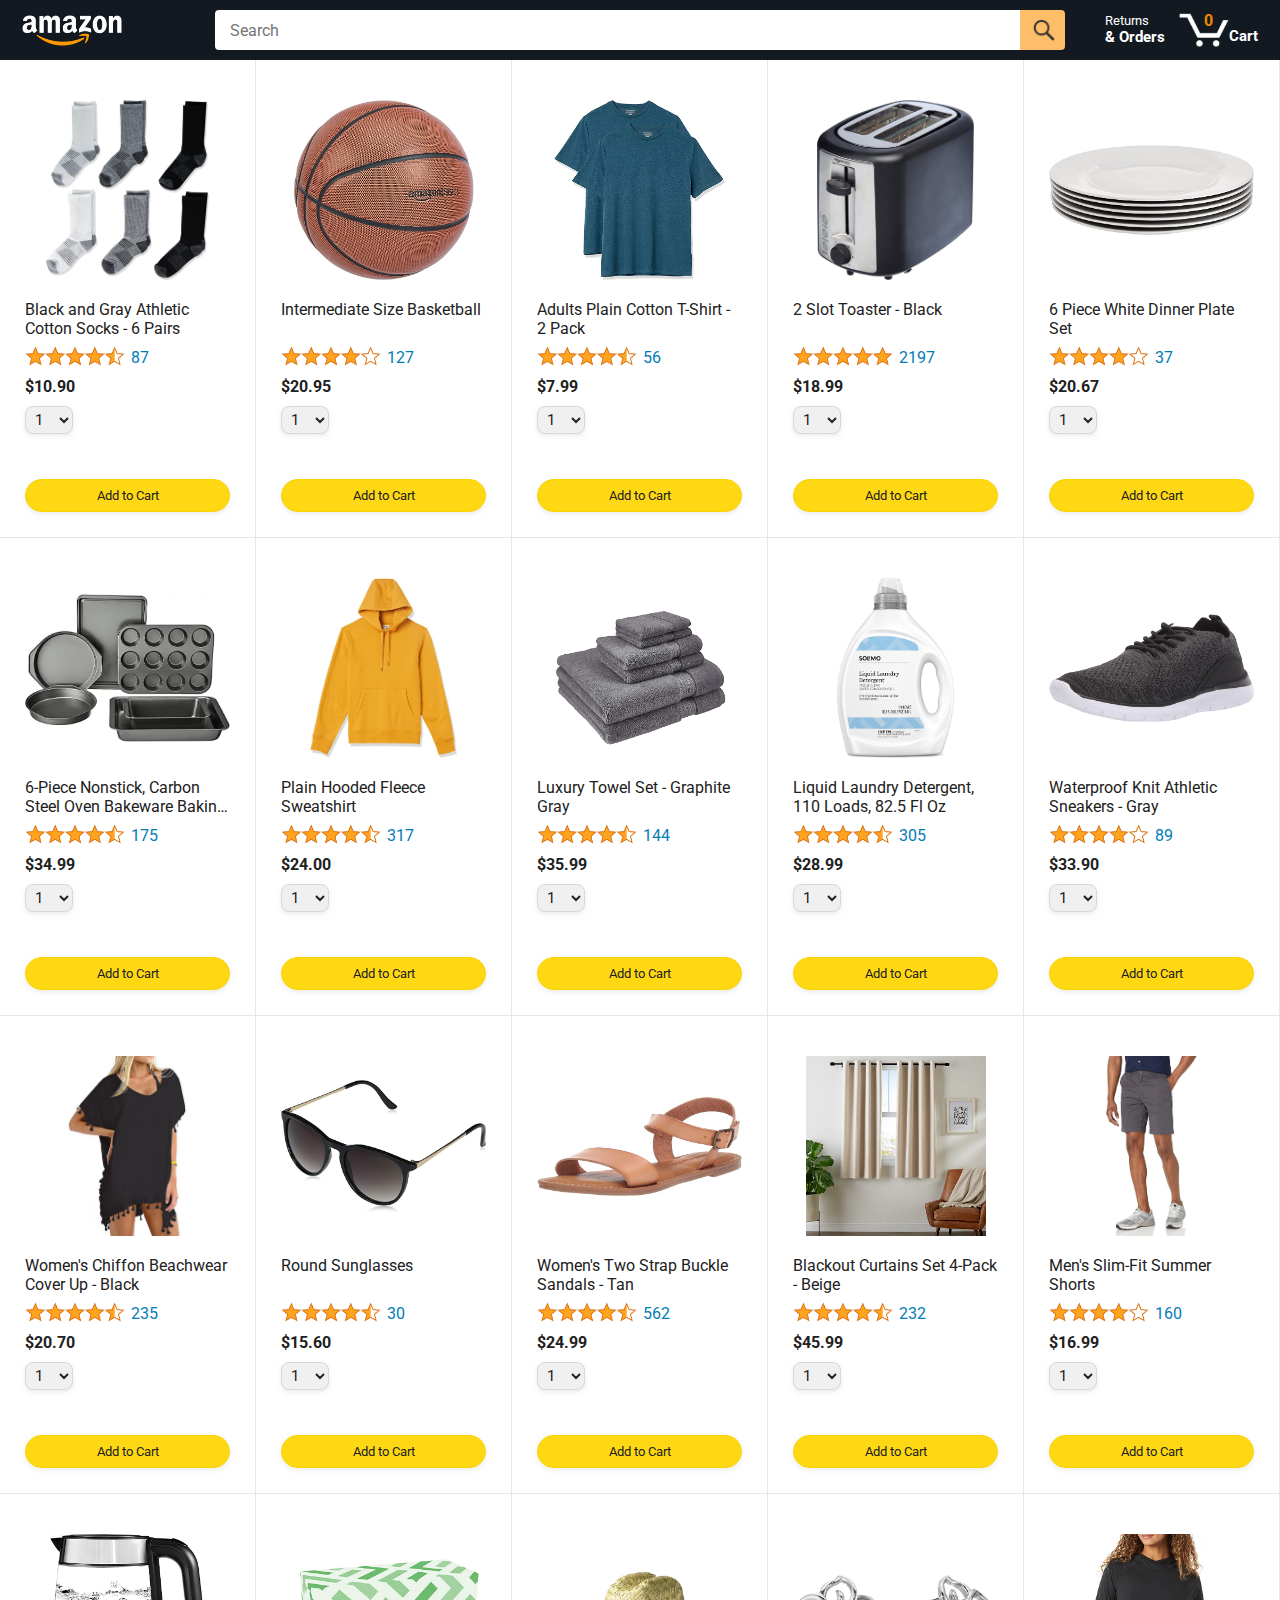
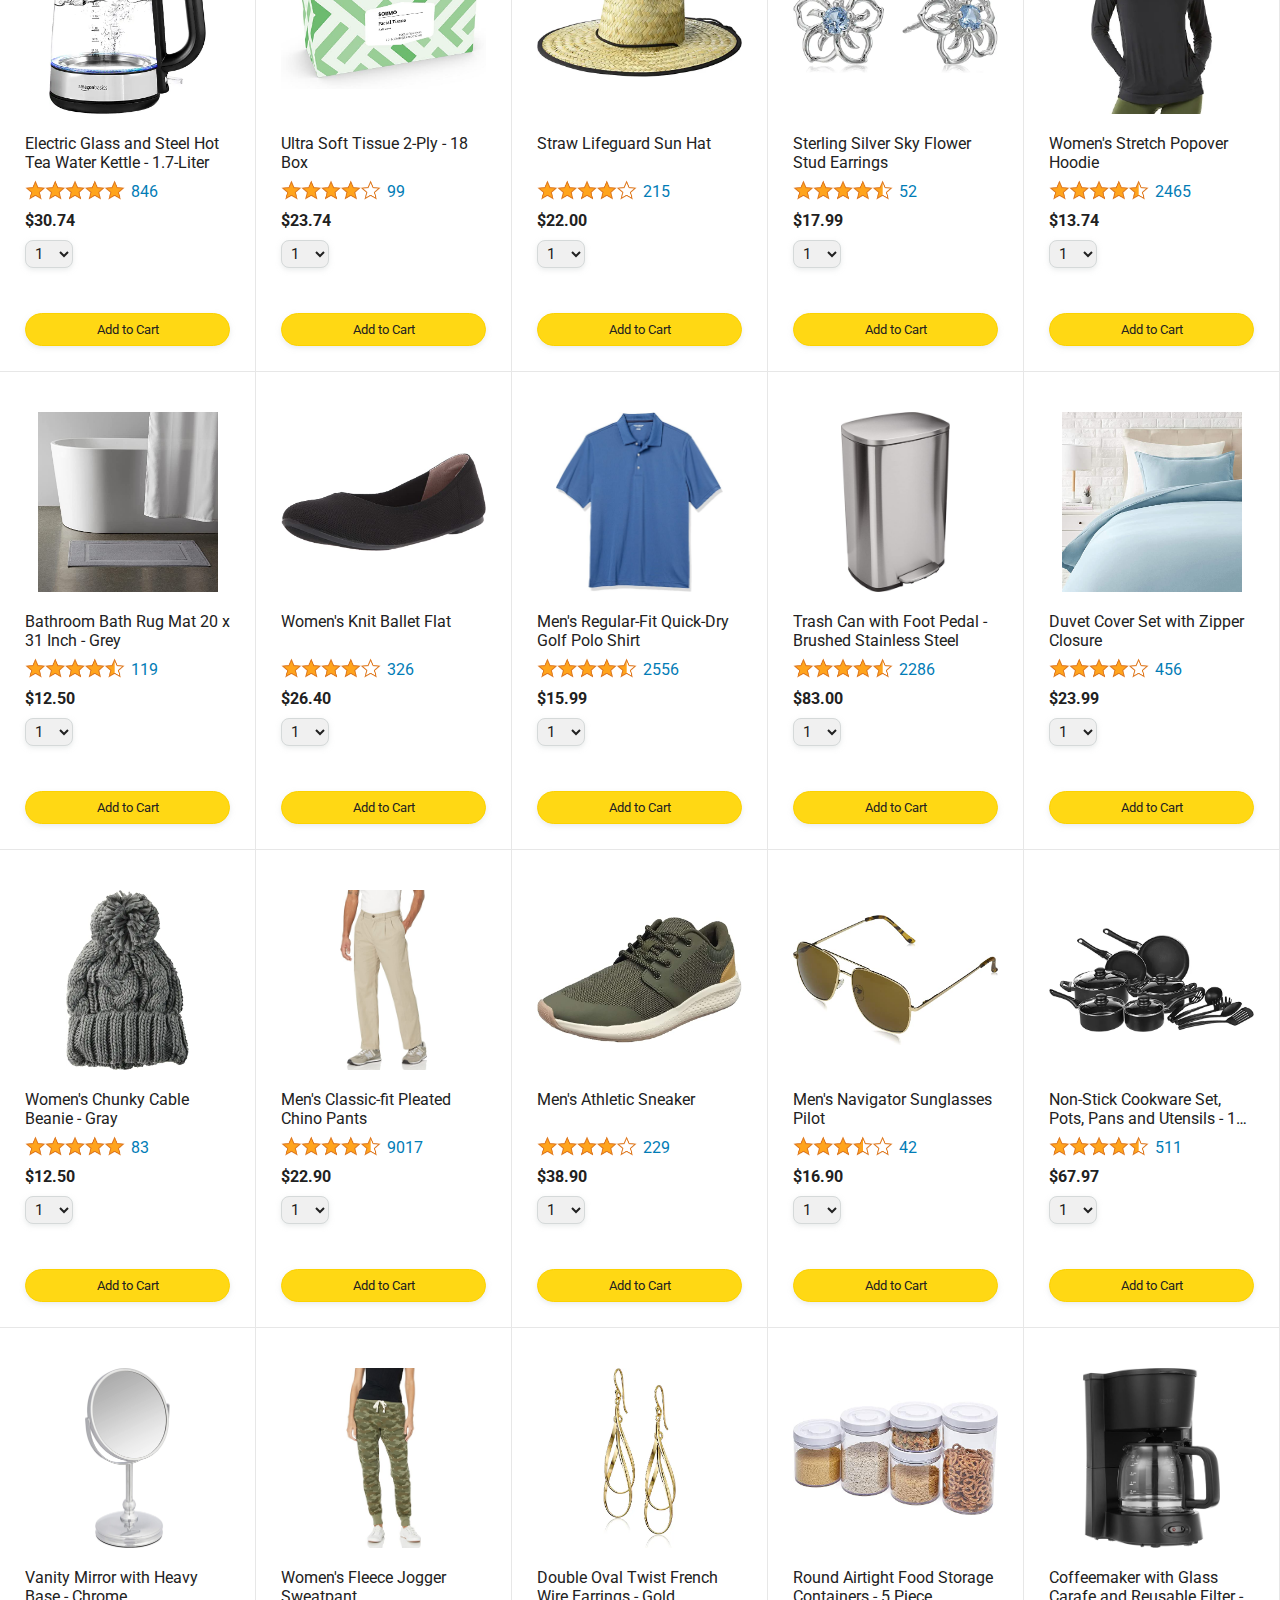
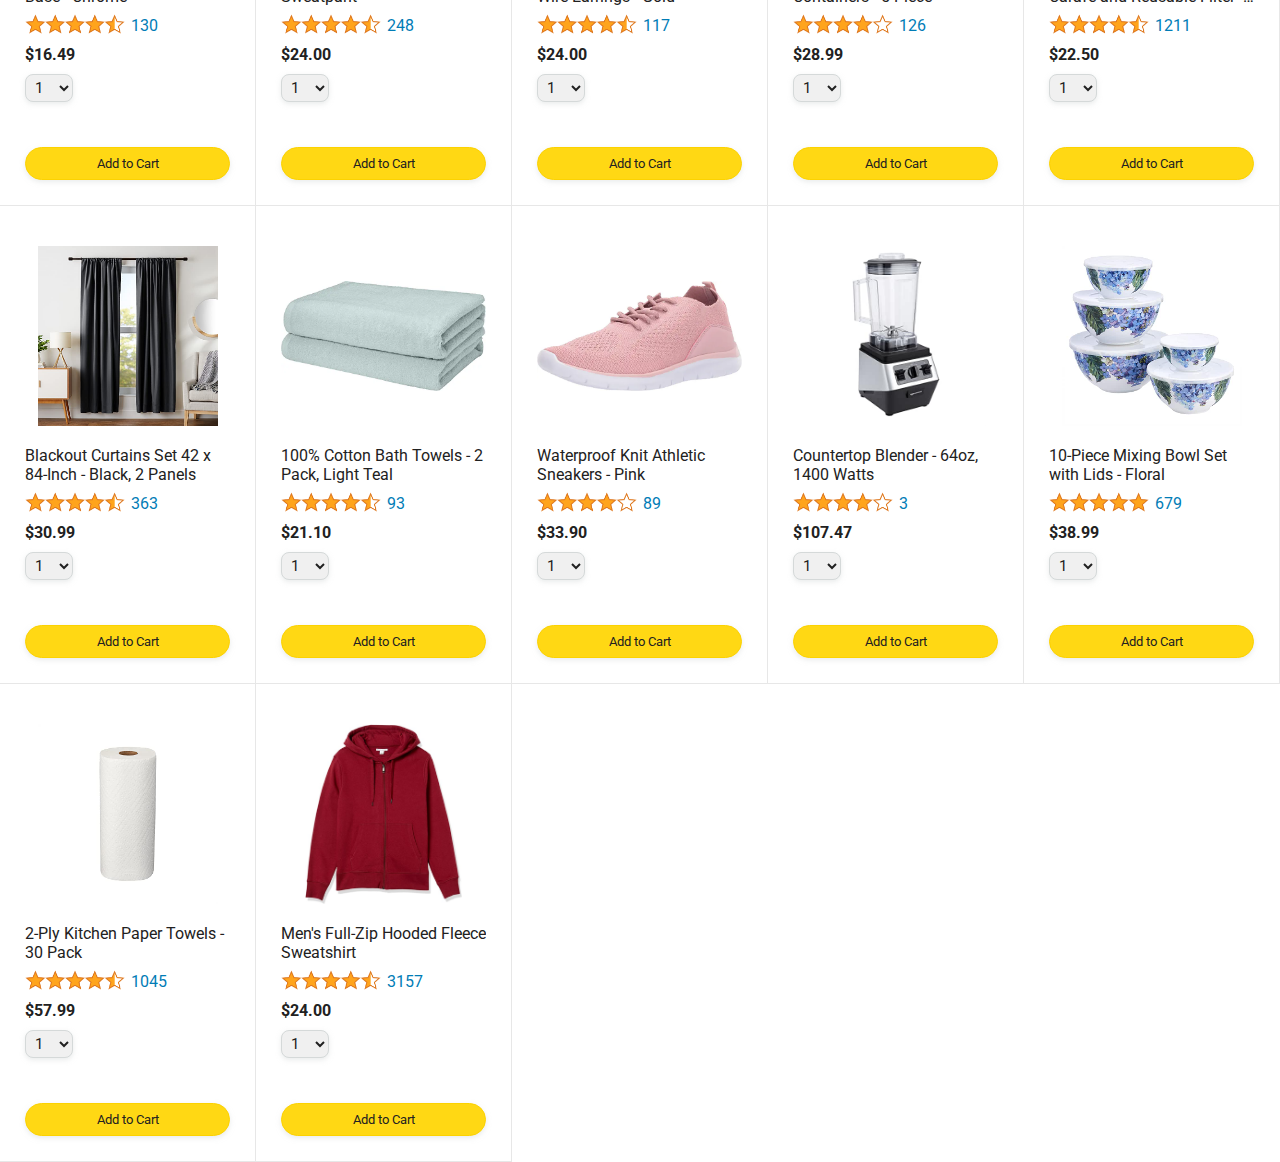
<file: index.html>
<!DOCTYPE html>
<html>
  <head>
    <title>Amazon Project</title>

    <!-- This code is needed for responsive design to work.
      (Responsive design = make the website look good on
      smaller screen sizes like a phone or a tablet). -->
    <meta name="viewport" content="width=device-width, initial-scale=1">

    <!-- Load a font called Roboto from Google Fonts. -->
    <link rel="preconnect" href="https://fonts.googleapis.com">
    <link rel="preconnect" href="https://fonts.gstatic.com" crossorigin>
    <link href="https://fonts.googleapis.com/css2?family=Roboto:wght@400;500;700&display=swap" rel="stylesheet">

    <!-- Here are the CSS files for this page. -->
    <link rel="stylesheet" href="styles/shared/general.css">
    <link rel="stylesheet" href="styles/shared/amazon-header.css">
    <link rel="stylesheet" href="styles/pages/amazon.css">
    
    
  </head>
  <body>
    <div class="amazon-header">
      <div class="amazon-header-left-section">
        <a href="index.html" class="header-link">
          <img class="amazon-logo"
            src="images/amazon-logo-white.png">
          <img class="amazon-mobile-logo"
            src="images/amazon-mobile-logo-white.png">
        </a>
      </div>

      <div class="amazon-header-middle-section">
        <input class="search-bar" type="text" placeholder="Search">

        <button class="search-button">
          <img class="search-icon" src="images/icons/search-icon.png">
        </button>
      </div>

      <div class="amazon-header-right-section">
        <a class="orders-link header-link" href="orders.html">
          <span class="returns-text">Returns</span>
          <span class="orders-text">& Orders</span>
        </a>

        <a class="cart-link header-link" href="checkout.html">
          <img class="cart-icon" src="images/icons/cart-icon.png">
          <div class="cart-quantity js-cart-quantity">0</div>
          <div class="cart-text">Cart</div>
        </a>
      </div>
    </div>
    
    <div class="main">
      <div class="products-grid js-products-grid">
        <!-- <div class="product-container">

          <div class="product-image-container">
            <img class="product-image"
              src="images/products/athletic-cotton-socks-6-pairs.jpg">
          </div>

          <div class="product-name limit-text-to-2-lines">
             Black and Gray Atheletic Cotton Socks - 6 Pairs
          </div>

          <div class="product-rating-container">
            <img class="product-rating-stars"
              src="images/ratings/rating-45.png">
            <div class="product-rating-count link-primary">
              87
            </div>
          </div>                                                      

          <div class="product-price">
            $10.90
          </div>

          <div class="product-quantity-container">
            <select>
              <option selected value="1">1</option>
              <option value="2">2</option>
              <option value="3">3</option>
              <option value="4">4</option>
              <option value="5">5</option>
              <option value="6">6</option>
              <option value="7">7</option>
              <option value="8">8</option>
              <option value="9">9</option>
              <option value="10">10</option>
            </select>
          </div>

          <div class="product-spacer"></div>

          <div class="added-to-cart">
            <img src="images/icons/checkmark.png">
            Added
          </div>

          <button class="add-to-cart-button button-primary">
            Add to Cart
          </button>
        </div>

        <div class="product-container">
          <div class="product-image-container">
            <img class="product-image"
              src="images/products/intermediate-composite-basketball.jpg">
          </div>

          <div class="product-name limit-text-to-2-lines">
             Intermediate Size Basketball
          </div>

          <div class="product-rating-container">
            <img class="product-rating-stars"
              src="images/ratings/rating-40.png">
            <div class="product-rating-count link-primary">
              127
            </div>
          </div>

          <div class="product-price">
            $20.95
          </div>

          <div class="product-quantity-container">
            <select>
              <option selected value="1">1</option>
              <option value="2">2</option>
              <option value="3">3</option>
              <option value="4">4</option>
              <option value="5">5</option>
              <option value="6">6</option>
              <option value="7">7</option>
              <option value="8">8</option>
              <option value="9">9</option>
              <option value="10">10</option>
            </select>
          </div>

          <div class="product-spacer"></div>

          <div class="added-to-cart">
            <img src="images/icons/checkmark.png">
            Added
          </div>

          <button class="add-to-cart-button button-primary">
            Add to Cart
          </button>
        </div>

        <div class="product-container">
          <div class="product-image-container">
            <img class="product-image"
              src="images/products/adults-plain-cotton-tshirt-2-pack-teal.jpg">
          </div>

          <div class="product-name limit-text-to-2-lines">
             Adults Plain Cotton T-shirt - 2 Pack
          </div>

          <div class="product-rating-container">
            <img class="product-rating-stars"
              src="images/ratings/rating-45.png">
            <div class="product-rating-count link-primary">
              56
            </div>
          </div>

          <div class="product-price">
            $7.99
          </div>

          <div class="product-quantity-container">
            <select>
              <option selected value="1">1</option>
              <option value="2">2</option>
              <option value="3">3</option>
              <option value="4">4</option>
              <option value="5">5</option>
              <option value="6">6</option>
              <option value="7">7</option>
              <option value="8">8</option>
              <option value="9">9</option>
              <option value="10">10</option>
            </select>
          </div>

          <div class="product-spacer"></div>

          <div class="added-to-cart">
            <img src="images/icons/checkmark.png">
            Added
          </div>

          <button class="add-to-cart-button button-primary">
            Add to Cart
          </button>
        </div> -->
      
      </div>
    </div>

    <!-- <script src="data/cart.js"></script> -->
    <!-- <script src="data/products.js"></script> -->
    <script type="module" src="Scripts/amazon.js"></script>
  </body>
</html>
</file>
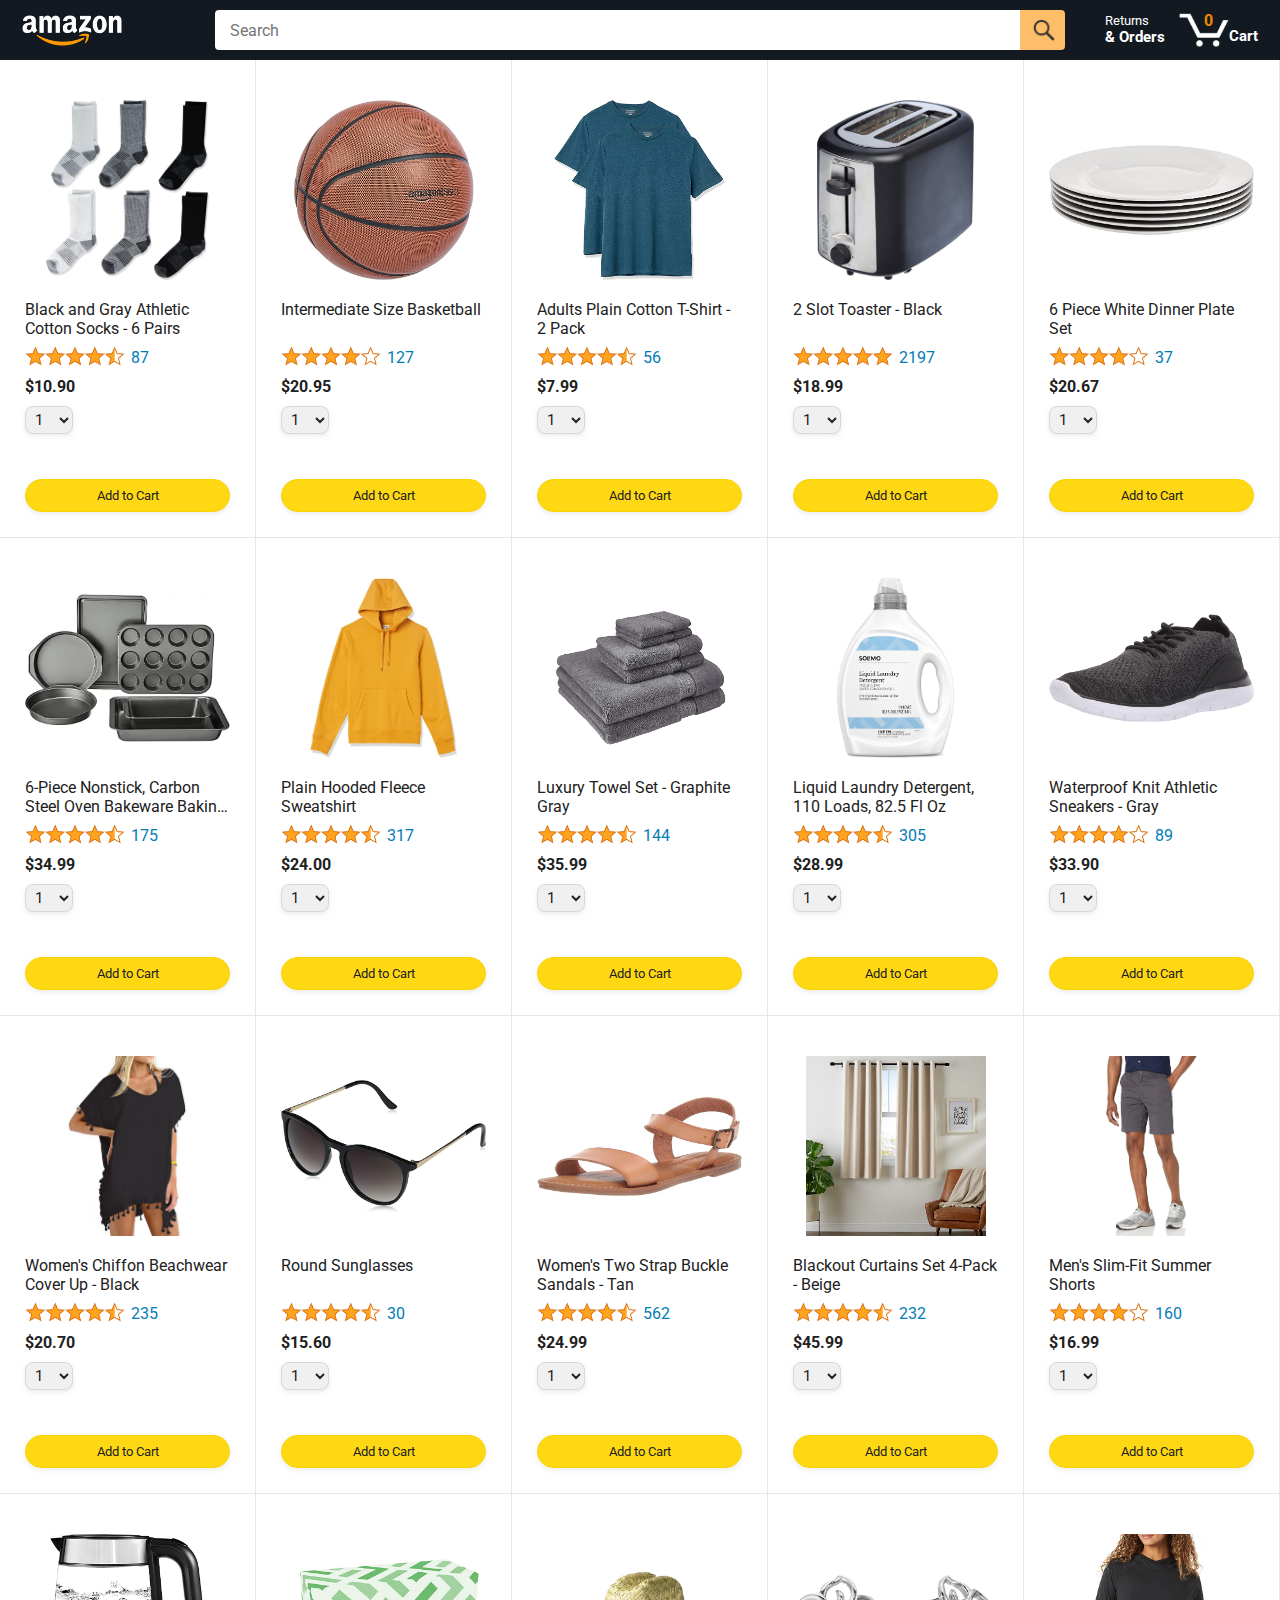
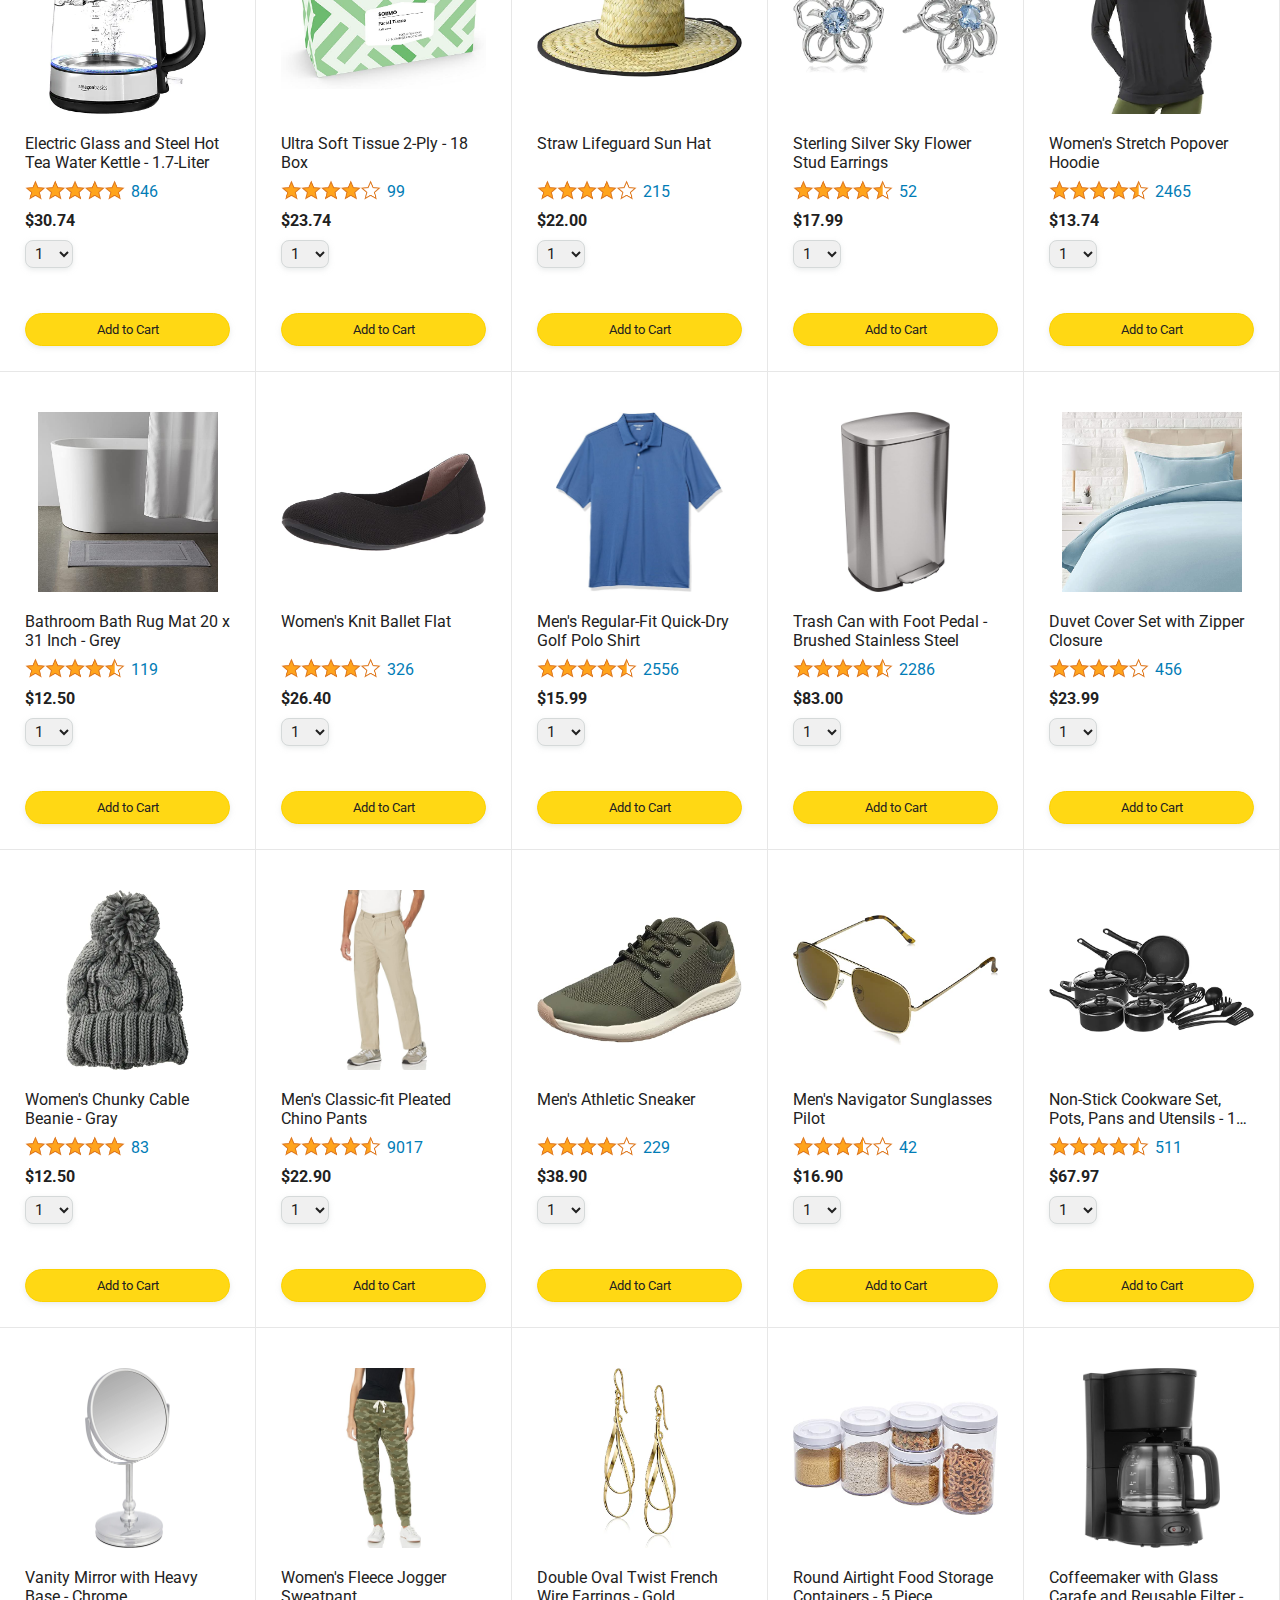
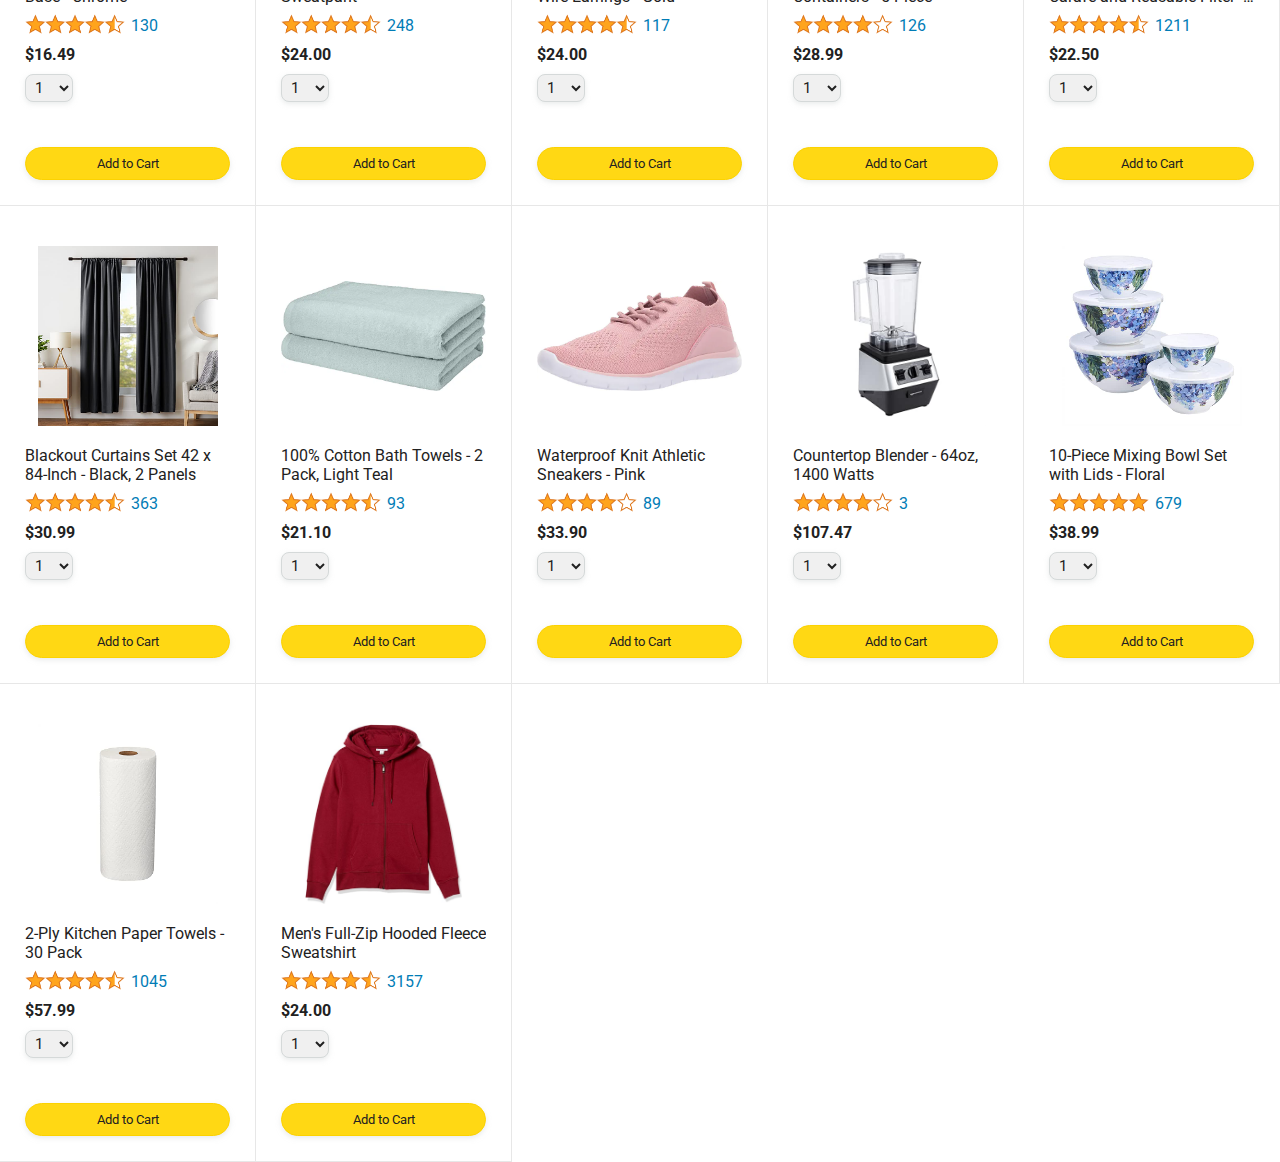
<file: amazon.html>
<!DOCTYPE html>
<html>
  <head>
    <title>Amazon Project</title>

    <!-- This code is needed for responsive design to work.
      (Responsive design = make the website look good on
      smaller screen sizes like a phone or a tablet). -->
    <meta name="viewport" content="width=device-width, initial-scale=1">

    <!-- Load a font called Roboto from Google Fonts. -->
    <link rel="preconnect" href="https://fonts.googleapis.com">
    <link rel="preconnect" href="https://fonts.gstatic.com" crossorigin>
    <link href="https://fonts.googleapis.com/css2?family=Roboto:wght@400;500;700&display=swap" rel="stylesheet">

    <!-- Here are the CSS files for this page. -->
    <link rel="stylesheet" href="styles/shared/general.css">
    <link rel="stylesheet" href="styles/shared/amazon-header.css">
    <link rel="stylesheet" href="styles/pages/amazon.css">
    
  </head>
  <body>
    <div class="amazon-header">
      <div class="amazon-header-left-section">
        <a href="amazon.html" class="header-link">
          <img class="amazon-logo"
            src="images/amazon-logo-white.png">
          <img class="amazon-mobile-logo"
            src="images/amazon-mobile-logo-white.png">
        </a>
      </div>

      <div class="amazon-header-middle-section">
        <input class="search-bar" type="text" placeholder="Search">

        <button class="search-button">
          <img class="search-icon" src="images/icons/search-icon.png">
        </button>
      </div>

      <div class="amazon-header-right-section">
        <a class="orders-link header-link" href="orders.html">
          <span class="returns-text">Returns</span>
          <span class="orders-text">& Orders</span>
        </a>

        <a class="cart-link header-link" href="checkout.html">
          <img class="cart-icon" src="images/icons/cart-icon.png">
          <div class="cart-quantity js-cart-quantity">0</div>
          <div class="cart-text">Cart</div>
        </a>
      </div>
    </div>
    
    <div class="main">
      <div class="products-grid js-products-grid">
        <!-- <div class="product-container">

          <div class="product-image-container">
            <img class="product-image"
              src="images/products/athletic-cotton-socks-6-pairs.jpg">
          </div>

          <div class="product-name limit-text-to-2-lines">
             Black and Gray Atheletic Cotton Socks - 6 Pairs
          </div>

          <div class="product-rating-container">
            <img class="product-rating-stars"
              src="images/ratings/rating-45.png">
            <div class="product-rating-count link-primary">
              87
            </div>
          </div>                                                      

          <div class="product-price">
            $10.90
          </div>

          <div class="product-quantity-container">
            <select>
              <option selected value="1">1</option>
              <option value="2">2</option>
              <option value="3">3</option>
              <option value="4">4</option>
              <option value="5">5</option>
              <option value="6">6</option>
              <option value="7">7</option>
              <option value="8">8</option>
              <option value="9">9</option>
              <option value="10">10</option>
            </select>
          </div>

          <div class="product-spacer"></div>

          <div class="added-to-cart">
            <img src="images/icons/checkmark.png">
            Added
          </div>

          <button class="add-to-cart-button button-primary">
            Add to Cart
          </button>
        </div>

        <div class="product-container">
          <div class="product-image-container">
            <img class="product-image"
              src="images/products/intermediate-composite-basketball.jpg">
          </div>

          <div class="product-name limit-text-to-2-lines">
             Intermediate Size Basketball
          </div>

          <div class="product-rating-container">
            <img class="product-rating-stars"
              src="images/ratings/rating-40.png">
            <div class="product-rating-count link-primary">
              127
            </div>
          </div>

          <div class="product-price">
            $20.95
          </div>

          <div class="product-quantity-container">
            <select>
              <option selected value="1">1</option>
              <option value="2">2</option>
              <option value="3">3</option>
              <option value="4">4</option>
              <option value="5">5</option>
              <option value="6">6</option>
              <option value="7">7</option>
              <option value="8">8</option>
              <option value="9">9</option>
              <option value="10">10</option>
            </select>
          </div>

          <div class="product-spacer"></div>

          <div class="added-to-cart">
            <img src="images/icons/checkmark.png">
            Added
          </div>

          <button class="add-to-cart-button button-primary">
            Add to Cart
          </button>
        </div>

        <div class="product-container">
          <div class="product-image-container">
            <img class="product-image"
              src="images/products/adults-plain-cotton-tshirt-2-pack-teal.jpg">
          </div>

          <div class="product-name limit-text-to-2-lines">
             Adults Plain Cotton T-shirt - 2 Pack
          </div>

          <div class="product-rating-container">
            <img class="product-rating-stars"
              src="images/ratings/rating-45.png">
            <div class="product-rating-count link-primary">
              56
            </div>
          </div>

          <div class="product-price">
            $7.99
          </div>

          <div class="product-quantity-container">
            <select>
              <option selected value="1">1</option>
              <option value="2">2</option>
              <option value="3">3</option>
              <option value="4">4</option>
              <option value="5">5</option>
              <option value="6">6</option>
              <option value="7">7</option>
              <option value="8">8</option>
              <option value="9">9</option>
              <option value="10">10</option>
            </select>
          </div>

          <div class="product-spacer"></div>

          <div class="added-to-cart">
            <img src="images/icons/checkmark.png">
            Added
          </div>

          <button class="add-to-cart-button button-primary">
            Add to Cart
          </button>
        </div> -->
      
      </div>
    </div>

    <!-- <script src="data/cart.js"></script> -->
    <!-- <script src="data/products.js"></script> -->
    <script type="module" src="Scripts/amazon.js"></script>
  </body>
</html>
</file>
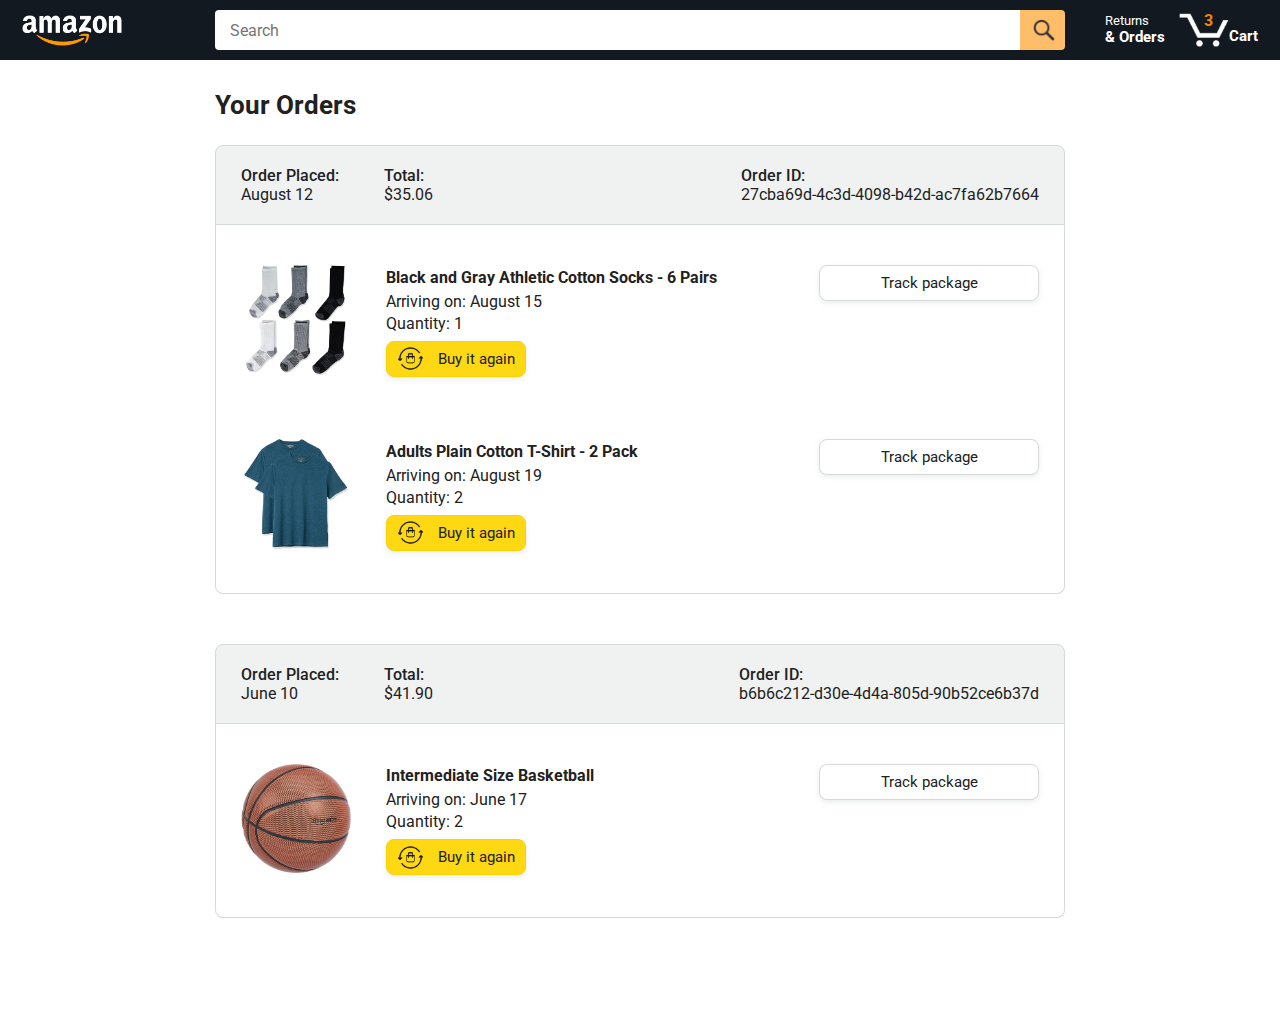
<file: orders.html>
<!DOCTYPE html>
<html>
  <head>
    <title>Orders</title>

    <!-- This code is needed for responsive design to work.
      (Responsive design = make the website look good on
      smaller screen sizes like a phone or a tablet). -->
    <meta name="viewport" content="width=device-width, initial-scale=1">

    <!-- Load a font called Roboto from Google Fonts. -->
    <link rel="preconnect" href="https://fonts.googleapis.com">
    <link rel="preconnect" href="https://fonts.gstatic.com" crossorigin>
    <link href="https://fonts.googleapis.com/css2?family=Roboto:wght@400;500;700&display=swap" rel="stylesheet">

    <!-- Here are the CSS files for this page. -->
    <link rel="stylesheet" href="styles/shared/general.css">
    <link rel="stylesheet" href="styles/shared/amazon-header.css">
    <link rel="stylesheet" href="styles/pages/orders.css">
  </head>
  <body>
    <div class="amazon-header">
      <div class="amazon-header-left-section">
        <a href="index.html" class="header-link">
          <img class="amazon-logo"
            src="images/amazon-logo-white.png">
          <img class="amazon-mobile-logo"
            src="images/amazon-mobile-logo-white.png">
        </a>
      </div>

      <div class="amazon-header-middle-section">
        <input class="search-bar" type="text" placeholder="Search">

        <button class="search-button">
          <img class="search-icon" src="images/icons/search-icon.png">
        </button>
      </div>

      <div class="amazon-header-right-section">
        <a class="orders-link header-link" href="orders.html">
          <span class="returns-text">Returns</span>
          <span class="orders-text">& Orders</span>
        </a>

        <a class="cart-link header-link" href="checkout.html">
          <img class="cart-icon" src="images/icons/cart-icon.png">
          <div class="cart-quantity">3</div>
          <div class="cart-text">Cart</div>
        </a>
      </div>
    </div>

    <div class="main">
      <div class="page-title">Your Orders</div>

      <div class="orders-grid">
        <div class="order-container">
          
          <div class="order-header">
            <div class="order-header-left-section">
              <div class="order-date">
                <div class="order-header-label">Order Placed:</div>
                <div>August 12</div>
              </div>
              <div class="order-total">
                <div class="order-header-label">Total:</div>
                <div>$35.06</div>
              </div>
            </div>

            <div class="order-header-right-section">
              <div class="order-header-label">Order ID:</div>
              <div>27cba69d-4c3d-4098-b42d-ac7fa62b7664</div>
            </div>
          </div>

          <div class="order-details-grid">
            <div class="product-image-container">
              <img src="images/products/athletic-cotton-socks-6-pairs.jpg">
            </div>

            <div class="product-details">
              <div class="product-name">
                Black and Gray Athletic Cotton Socks - 6 Pairs
              </div>
              <div class="product-delivery-date">
                Arriving on: August 15
              </div>
              <div class="product-quantity">
                Quantity: 1
              </div>
              <button class="buy-again-button button-primary">
                <img class="buy-again-icon" src="images/icons/buy-again.png">
                <span class="buy-again-message">Buy it again</span>
              </button>
            </div>

            <div class="product-actions">
              <a href="tracking.html">
                <button class="track-package-button button-secondary">                 
                   Track package
                </button>
              </a>
            </div>

            <div class="product-image-container">
              <img src="images/products/adults-plain-cotton-tshirt-2-pack-teal.jpg">
            </div>

            <div class="product-details">
              <div class="product-name">
                Adults Plain Cotton T-Shirt - 2 Pack
              </div>
              <div class="product-delivery-date">
                Arriving on: August 19
              </div>
              <div class="product-quantity">
                Quantity: 2
              </div>
              <button class="buy-again-button button-primary">
                <img class="buy-again-icon" src="images/icons/buy-again.png">
                <span class="buy-again-message">Buy it again</span>
              </button>
            </div>

            <div class="product-actions">
              <a href="tracking.html">
                <button class="track-package-button button-secondary">
                  Track package
                </button>
              </a>
            </div>
          </div>
        </div>

        <div class="order-container">

          <div class="order-header">
            <div class="order-header-left-section">
              <div class="order-date">
                <div class="order-header-label">Order Placed:</div>
                <div>June 10</div>
              </div>
              <div class="order-total">
                <div class="order-header-label">Total:</div>
                <div>$41.90</div>
              </div>
            </div>

            <div class="order-header-right-section">
              <div class="order-header-label">Order ID:</div>
              <div>b6b6c212-d30e-4d4a-805d-90b52ce6b37d</div>
            </div>
          </div>

          <div class="order-details-grid">
            <div class="product-image-container">
              <img src="images/products/intermediate-composite-basketball.jpg">
            </div>

            <div class="product-details">
              <div class="product-name">
                Intermediate Size Basketball
              </div>
              <div class="product-delivery-date">
                Arriving on: June 17
              </div>
              <div class="product-quantity">
                Quantity: 2
              </div>
              <button class="buy-again-button button-primary">
                <img class="buy-again-icon" src="images/icons/buy-again.png">
                <span class="buy-again-message">Buy it again</span>
              </button>
            </div>

            <div class="product-actions">
              <a href="tracking.html">
                <button class="track-package-button button-secondary">
                  Track package
                </button>
              </a>
            </div>
          </div>
        </div>
      </div>
    </div>
  </body>
</html>
</file>
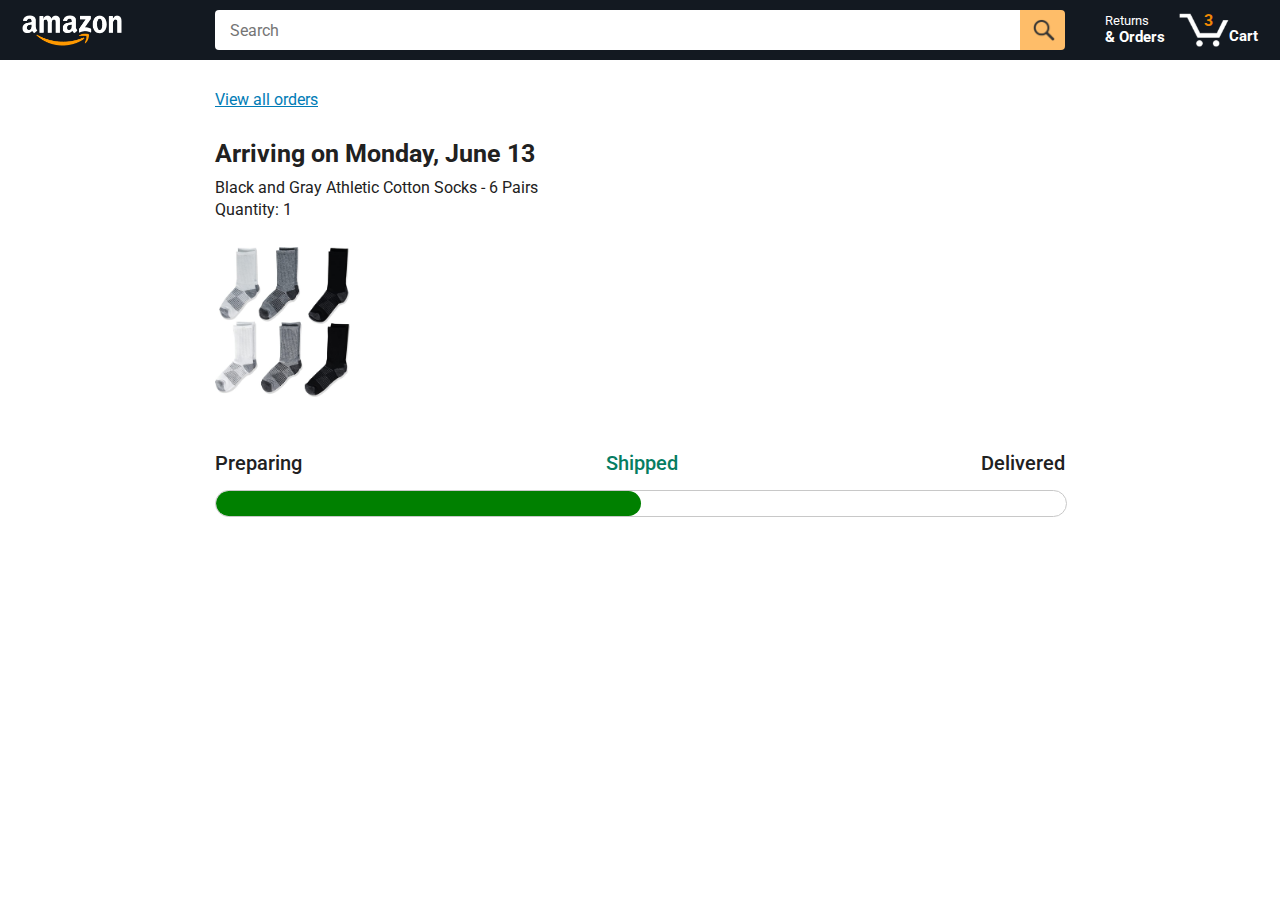
<file: tracking.html>
<!DOCTYPE html>
<html>
  <head>
    <title>Tracking</title>

    <!-- This code is needed for responsive design to work.
      (Responsive design = make the website look good on
      smaller screen sizes like a phone or a tablet). -->
    <meta name="viewport" content="width=device-width, initial-scale=1">

    <!-- Load a font called Roboto from Google Fonts. -->
    <link rel="preconnect" href="https://fonts.googleapis.com">
    <link rel="preconnect" href="https://fonts.gstatic.com" crossorigin>
    <link href="https://fonts.googleapis.com/css2?family=Roboto:wght@400;500;700&display=swap" rel="stylesheet">

    <!-- Here are the CSS files for this page. -->
    <link rel="stylesheet" href="styles/shared/general.css">
    <link rel="stylesheet" href="styles/shared/amazon-header.css">
    <link rel="stylesheet" href="styles/pages/tracking.css">
  </head>
  <body>
    <div class="amazon-header">
      <div class="amazon-header-left-section">
        <a href="index.html" class="header-link">
          <img class="amazon-logo"
            src="images/amazon-logo-white.png">
          <img class="amazon-mobile-logo"
            src="images/amazon-mobile-logo-white.png">
        </a>
      </div>

      <div class="amazon-header-middle-section">
        <input class="search-bar" type="text" placeholder="Search">

        <button class="search-button">
          <img class="search-icon" src="images/icons/search-icon.png">
        </button>
      </div>

      <div class="amazon-header-right-section">
        <a class="orders-link header-link" href="orders.html">
          <span class="returns-text">Returns</span>
          <span class="orders-text">& Orders</span>
        </a>

        <a class="cart-link header-link" href="checkout.html">
          <img class="cart-icon" src="images/icons/cart-icon.png">
          <div class="cart-quantity">3</div>
          <div class="cart-text">Cart</div>
        </a>
      </div>
    </div>

    <div class="main">
      <div class="order-tracking">
        <a class="back-to-orders-link link-primary" href="orders.html">
          View all orders
        </a>

        <div class="delivery-date">
          Arriving on Monday, June 13
        </div>

        <div class="product-info">
          Black and Gray Athletic Cotton Socks - 6 Pairs
        </div>

        <div class="product-info">
          Quantity: 1
        </div>

        <img class="product-image" src="images/products/athletic-cotton-socks-6-pairs.jpg">

        <div class="progress-labels-container">
          <div class="progress-label">
            Preparing
          </div>
          <div class="progress-label current-status">
            Shipped
          </div>
          <div class="progress-label">
            Delivered
          </div>
        </div>

        <div class="progress-bar-container">
          <div class="progress-bar"></div>
        </div>
      </div>
    </div>
  </body>
</html>
</file>
<file: styles/shared/general.css>
body {
  font-family: Roboto, Arial;
  color: rgb(33, 33, 33);
  /* The <body> element has a default margin of 8px
     on all sides. This removes the default margins. */
  margin: 0;
}

/* <p> elements have a default margin on the top
   and bottom. This removes the default margins. */
p {
  margin: 0;
}

button {
  cursor: pointer;
}

select {
  cursor: pointer;
}

input, select, button {
  font-family: Roboto, Arial;
}

.button-primary {
  color: rgb(33, 33, 33);
  background-color: rgb(255, 216, 20);
  border: 1px solid rgb(252, 210, 0);
  border-radius: 8px;
  cursor: pointer;
  box-shadow: 0 2px 5px rgba(213, 217, 217, 0.5);
}

.button-primary:hover {
  background-color: rgb(247, 202, 0);
  border: 1px solid rgb(242, 194, 0);
}

.button-primary:active {
  background: rgb(255, 216, 20);
  border-color: rgb(252, 210, 0);
  box-shadow: none;
}

.button-secondary {
  color: rgb(33, 33, 33);
  background: white;
  border: 1px solid rgb(213, 217, 217);
  border-radius: 8px;
  cursor: pointer;
  box-shadow: 0 2px 5px rgba(213, 217, 217, 0.5);
}

.button-secondary:hover {
  background-color: rgb(247, 250, 250);
}

.button-secondary:active {
  background-color: rgb(237, 253, 255);
  box-shadow: none;
}

/* These styles will limit text to 2 lines. Anything
   beyond 2 lines will be replaced with "..."
   You can find this code by using an A.I. tool or by
   searching in Google.
   https://css-tricks.com/almanac/properties/l/line-clamp/ */
.limit-text-to-2-lines {
  display: -webkit-box;
  -webkit-line-clamp: 2;
  -webkit-box-orient: vertical;
  overflow: hidden;
}

.link-primary {
  color: rgb(1, 124, 182);
  cursor: pointer;
}

.link-primary:hover {
  color: rgb(196, 80, 0);
}

/* Styles for dropdown selectors. */
select {
  color: rgb(33, 33, 33);
  background-color: rgb(240, 240, 240);
  border: 1px solid rgb(213, 217, 217);
  border-radius: 8px;
  padding: 3px 5px;
  font-size: 15px;
  cursor: pointer;
  box-shadow: 0 2px 5px rgba(213, 217, 217, 0.5);
}

select:focus,
input:focus {
  outline: 2px solid rgb(255, 153, 0);
}
</file>
<file: styles/shared/amazon-header.css>
.amazon-header {
  background-color: rgb(19, 25, 33);
  color: white;
  padding-left: 15px;
  padding-right: 15px;

  display: flex;
  align-items: center;
  justify-content: space-between;

  position: fixed;
  top: 0;
  left: 0;
  right: 0;
  height: 60px;
}

.amazon-header-left-section {
  width: 180px;
}

@media (max-width: 800px) {
  .amazon-header-left-section {
    width: unset;
  }
}

.header-link {
  display: inline-block;
  padding: 6px;
  border-radius: 2px;
  cursor: pointer;
  text-decoration: none;
  border: 1px solid rgba(0, 0, 0, 0);
}

.header-link:hover {
  border: 1px solid white;
}

.amazon-logo {
  width: 100px;
  margin-top: 5px;
}

.amazon-mobile-logo {
  display: none;
}

@media (max-width: 575px) {
  .amazon-logo {
    display: none;
  }

  .amazon-mobile-logo {
    display: block;
    height: 35px;
    margin-top: 5px;
  }
}

.amazon-header-middle-section {
  flex: 1;
  max-width: 850px;
  margin-left: 10px;
  margin-right: 10px;
  display: flex;
}

.search-bar {
  flex: 1;
  width: 0;
  font-size: 16px;
  height: 38px;
  padding-left: 15px;
  border: none;
  border-top-left-radius: 4px;
  border-bottom-left-radius: 4px;
  border-top-right-radius: 0;
  border-bottom-right-radius: 0;
}

.search-button {
  background-color: rgb(254, 189, 105);
  border: none;
  width: 45px;
  height: 40px;
  border-top-right-radius: 4px;
  border-bottom-right-radius: 4px;
  flex-shrink: 0;
}

.search-icon {
  height: 22px;
  margin-left: 2px;
  margin-top: 3px;
}

.amazon-header-right-section {
  width: 180px;
  flex-shrink: 0;
  display: flex;
  justify-content: end;
}

.orders-link {
  color: white;
}

.returns-text {
  display: block;
  font-size: 13px;
}

.orders-text {
  display: block;
  font-size: 15px;
  font-weight: 700;
}

.cart-link {
  color: white;
  display: flex;
  align-items: center;
  position: relative;
}

.cart-icon {
  width: 50px;
}

.cart-text {
  margin-top: 12px;
  font-size: 15px;
  font-weight: 700;
}

.cart-quantity {
  color: rgb(240, 136, 4);
  font-size: 16px;
  font-weight: 700;

  position: absolute;
  top: 4px;
  left: 22px;
  
  width: 26px;
  text-align: center;
}
</file>
<file: styles/pages/amazon.css>
.main {
  margin-top: 60px;
}

.products-grid {
  display: grid;

  /* - In CSS Grid, 1fr means a column will take up the
       remaining space in the grid.
     - If we write 1fr 1fr ... 1fr; 8 times, this will
       divide the grid into 8 columns, each taking up an
       equal amount of the space.
     - repeat(8, 1fr); is a shortcut for repeating "1fr"
       8 times (instead of typing out "1fr" 8 times).
       repeat(...) is a special property that works with
       display: grid; */
  grid-template-columns: repeat(8, 1fr);
}

/* @media is used to create responsive design (making the
   website look good on any screen size). This @media
   means when the screen width is 2000px or less, we
   will divide the grid into 7 columns instead of 8. */
@media (max-width: 2000px) {
  .products-grid {
    grid-template-columns: repeat(7, 1fr);
  }
}

/* This @media means when the screen width is 1600px or
   less, we will divide the grid into 6 columns. */
@media (max-width: 1600px) {
  .products-grid {
    grid-template-columns: repeat(6, 1fr);
  }
}

@media (max-width: 1300px) {
  .products-grid {
    grid-template-columns: repeat(5, 1fr);
  }
}

@media (max-width: 1000px) {
  .products-grid {
    grid-template-columns: repeat(4, 1fr);
  }
}

@media (max-width: 800px) {
  .products-grid {
    grid-template-columns: repeat(3, 1fr);
  }
}

@media (max-width: 575px) {
  .products-grid {
    grid-template-columns: repeat(2, 1fr);
  }
}

@media (max-width: 450px) {
  .products-grid {
    grid-template-columns: 1fr;
  }
}

.product-container {
  padding-top: 40px;
  padding-bottom: 25px;
  padding-left: 25px;
  padding-right: 25px;

  border-right: 1px solid rgb(231, 231, 231);
  border-bottom: 1px solid rgb(231, 231, 231);

  display: flex;
  flex-direction: column;
}

.product-image-container {
  display: flex;
  justify-content: center;
  align-items: center;

  height: 180px;
  margin-bottom: 20px;
}

.product-image {
  /* Images will overflow their container by default. To
    prevent this, we set max-width and max-height to 100%
    so they stay inside their container. */
  max-width: 100%;
  max-height: 100%;
}

.product-name {
  height: 40px;
  margin-bottom: 5px;
}

.product-rating-container {
  display: flex;
  align-items: center;
  margin-bottom: 10px;
}

.product-rating-stars {
  width: 100px;
  margin-right: 6px;
}

.product-rating-count {
  color: rgb(1, 124, 182);
  cursor: pointer;
  margin-top: 3px;
}

.product-price {
  font-weight: 700;
  margin-bottom: 10px;
}

.product-quantity-container {
  margin-bottom: 17px;
}

.product-spacer {
  flex: 1;
}

.added-to-cart {
  color: rgb(6, 125, 98);
  font-size: 16px;

  display: flex;
  align-items: center;
  margin-bottom: 8px;

  /* At first, the "Added to cart" message will
     be invisible. Use JavaScript to change the
     opacity and make it visible. */
  opacity: 0;
}

.added-to-cart img {
  height: 20px;
  margin-right: 5px;
}

.add-to-cart-button {
  width: 100%;
  padding: 8px;
  border-radius: 50px;
}

.show-message{
  opacity: 1;
}

.order-success-message {
  font-size: 18px;
  font-weight: bold;
  color: green;
  text-align: center;
  margin-top: 20px;
}
</file>
<file: styles/pages/orders.css>
.main {
  max-width: 850px;
  margin-top: 90px;
  margin-bottom: 100px;
  padding-left: 20px;
  padding-right: 20px;

  /* margin-left: auto;
     margin-right auto;
     Is a trick for centering an element horizontally
     without needing a container. */
  margin-left: auto;
  margin-right: auto;
}

.page-title {
  font-weight: 700;
  font-size: 26px;
  margin-bottom: 25px;
}

.orders-grid {
  display: grid;
  grid-template-columns: 1fr;
  row-gap: 50px;
}

.order-header {
  background-color: rgb(240, 242, 242);
  border: 1px solid rgb(213, 217, 217);

  display: flex;
  align-items: center;
  justify-content: space-between;

  padding: 20px 25px;
  border-top-left-radius: 8px;
  border-top-right-radius: 8px;
}

.order-header-left-section {
  display: flex;
  flex-shrink: 0;
}

.order-header-label {
  font-weight: 500;
}

.order-date,
.order-total {
  margin-right: 45px;
}

.order-header-right-section {
  flex-shrink: 1;
}

@media (max-width: 575px) {
  .order-header {
    flex-direction: column;
    align-items: start;
    line-height: 23px;
    padding: 15px;
  }

  .order-header-left-section {
    flex-direction: column;
  }

  .order-header-label {
    margin-right: 5px;
  }

  .order-date,
  .order-total {
    display: grid;
    grid-template-columns: auto 1fr;
    margin-right: 0;
  }

  .order-header-right-section {
    display: grid;
    grid-template-columns: auto 1fr;
  }
}

.order-details-grid {
  padding: 40px 25px;
  border: 1px solid rgb(213, 217, 217);
  border-top: none;
  border-bottom-left-radius: 8px;
  border-bottom-right-radius: 8px;

  display: grid;
  grid-template-columns: 110px 1fr 220px;
  column-gap: 35px;
  row-gap: 60px;
  align-items: center;
}

@media (max-width: 800px) {
  .order-details-grid {
    grid-template-columns: 110px 1fr;
    row-gap: 0;
    padding-bottom: 8px;
  }
}

@media (max-width: 450px) {
  .order-details-grid {
    grid-template-columns: 1fr;
  }
}

.product-image-container {
  text-align: center;
}

.product-image-container img {
  max-width: 110px;
  max-height: 110px;
}

.product-name {
  font-weight: 700;
  margin-bottom: 5px;
}

.product-delivery-date {
  margin-bottom: 3px;
}

.product-quantity {
  margin-bottom: 8px;
}

.buy-again-button {
  font-size: 15px;
  width: 140px;
  height: 36px;
  border-radius: 8px;

  display: flex;
  align-items: center;
  justify-content: center;
}

.buy-again-icon {
  width: 25px;
  margin-right: 15px;
}

.product-actions {
  align-self: start;
}

.track-package-button {
  width: 100%;
  font-size: 15px;
  padding: 8px;
}

@media (max-width: 800px) {
  .buy-again-button {
    margin-bottom: 10px;
  }

  .product-actions {
    /* grid-column: 2 means this element will be placed
       in column 2 in the grid. (Normally, the column that
       an element is placed in is determined by the order
       of the elements in the HTML. grid-column overrides
       this default ordering). */
    grid-column: 2;
    margin-bottom: 30px;
  }

  .track-package-button {
    width: 140px;
  }
}

@media (max-width: 450px) {
  .product-image-container {
    text-align: center;
    margin-bottom: 25px;
  }

  .product-image-container img {
    max-width: 150px;
    max-height: 150px;
  }

  .product-name {
    margin-bottom: 10px;
  }

  .product-quantity {
    margin-bottom: 15px;
  }

  .buy-again-button {
    width: 100%;
    margin-bottom: 15px;
  }

  .product-actions {
    /* grid-column: auto; undos grid-column: 2; from above.
       This element will now be placed in its normal column
       in the grid. */
    grid-column: auto;
    margin-bottom: 70px;
  }

  .track-package-button {
    width: 100%;
    padding: 12px;
  }
}
</file>
<file: styles/pages/tracking.css>
.main {
  max-width: 850px;
  margin-top: 90px;
  margin-bottom: 100px;
  padding-left: 30px;
  padding-right: 30px;

  /* margin-left: auto;
     margin-right auto;
     Is a trick for centering an element horizontally
     without needing a container. */
  margin-left: auto;
  margin-right: auto;
}

.back-to-orders-link {
  display: inline-block;
  margin-bottom: 30px;
}

.delivery-date {
  font-size: 25px;
  font-weight: 700;
  margin-bottom: 10px;
}

.product-info {
  margin-bottom: 3px;
}

.product-image {
  max-width: 150px;
  max-height: 150px;
  margin-top: 25px;
  margin-bottom: 50px;
}

.progress-labels-container {
  display: flex;
  justify-content: space-between;
  font-size: 20px;
  font-weight: 500;
  margin-bottom: 15px;
}

.current-status {
  color: rgb(6, 125, 98);
}

@media (max-width: 575px) {
  .progress-labels-container {
    font-size: 16px;
  }
}

@media (max-width: 450px) {
  .progress-labels-container {
    flex-direction: column;
    margin-bottom: 5px;
  }

  .progress-label {
    margin-bottom: 3px;
  }
}

.progress-bar-container {
  height: 25px;
  width: 100%;

  border: 1px solid rgb(200, 200, 200);
  border-radius: 50px;
  overflow: hidden;
}

.progress-bar {
  height: 100%;
  background-color: green;
  border-radius: 50px;
  width: 50%;
}
</file>
